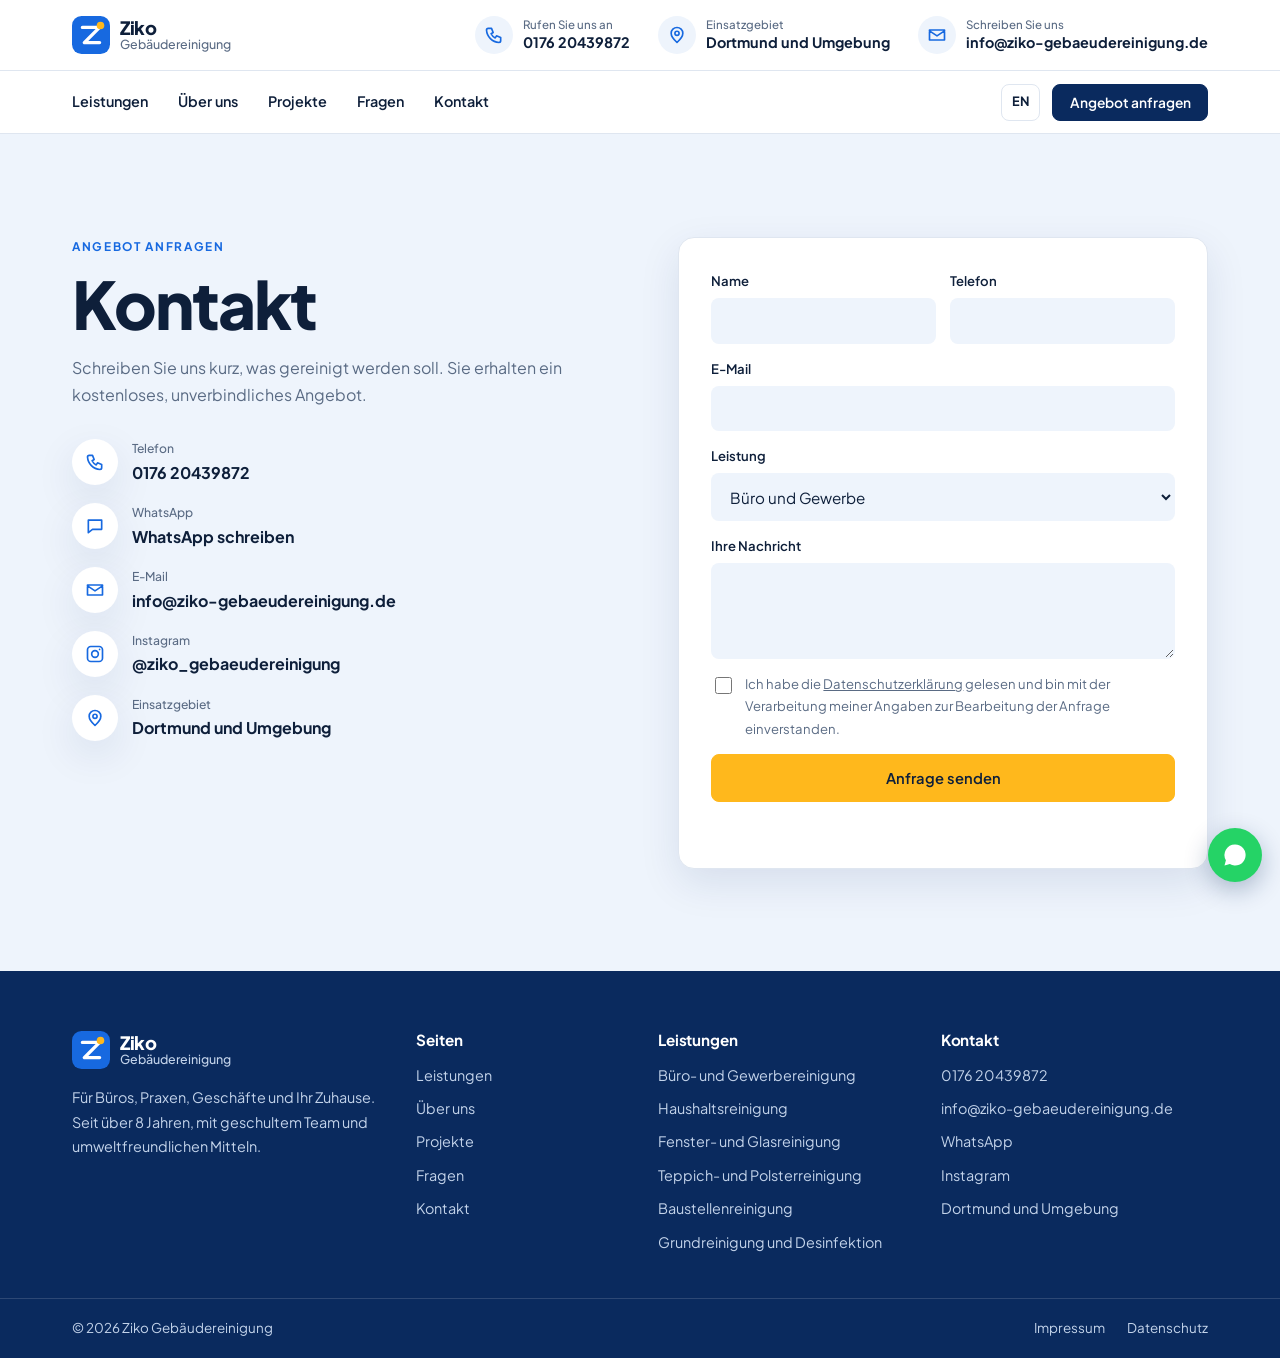
<file: contact.html>
<!doctype html>
<html lang="de">
<head>
<meta charset="utf-8">
<meta name="viewport" content="width=device-width, initial-scale=1">
<title>Kontakt – Ziko Gebäudereinigung Dortmund</title>
<meta name="description" content="Kostenloses, unverbindliches Angebot anfragen: per Formular, Telefon, WhatsApp oder E-Mail.">
<link rel="alternate" hreflang="de" href="https://ziko-gebaeudereinigung.de/contact.html">
<link rel="alternate" hreflang="en" href="https://ziko-gebaeudereinigung.de/en/contact.html">
<link rel="icon" href="https://ziko-gebaeudereinigung.de/wp-content/uploads/2025/03/cropped-Fresh-Spaces-Brighter-Places-1-270x270.png">
<!-- Vor dem Livegang: Schriften herunterladen und selbst hosten (DSGVO). -->
<link rel="preconnect" href="https://fonts.googleapis.com">
<link rel="preconnect" href="https://fonts.gstatic.com" crossorigin>
<link href="https://fonts.googleapis.com/css2?family=Plus+Jakarta+Sans:wght@400;500;600;700;800&display=swap" rel="stylesheet">
<link rel="stylesheet" href="assets/style.css">
</head>
<body>

<header>
  <div class="top wrap">
    <a class="mark" href="index.html"><svg viewBox="0 0 40 40" aria-hidden="true"><rect width="40" height="40" rx="10" fill="#1769E0"/><path d="M11 12h18L13 28h16" fill="none" stroke="#fff" stroke-width="3.6" stroke-linecap="round" stroke-linejoin="round"/><circle cx="30" cy="10" r="4" fill="#FFB81C"/></svg><span>Ziko<small>Gebäudereinigung</small></span></a>
    <div class="infos">
      <a href="tel:+4917620439872"><i><svg class="i" viewBox="0 0 24 24" aria-hidden="true"><path d="M5 4h4l2 5-2.5 1.5a11 11 0 0 0 5 5L15 13l5 2v4a2 2 0 0 1-2 2A16 16 0 0 1 3 6a2 2 0 0 1 2-2z"/></svg></i><span><small>Rufen Sie uns an</small>0176 20439872</span></a>
      <span><i><svg class="i" viewBox="0 0 24 24" aria-hidden="true"><path d="M12 21s7-6.2 7-11a7 7 0 1 0-14 0c0 4.8 7 11 7 11zM12 12.5a2.5 2.5 0 1 0 0-5 2.5 2.5 0 0 0 0 5z"/></svg></i><span><small>Einsatzgebiet</small>Dortmund und Umgebung</span></span>
      <a href="mailto:info@ziko-gebaeudereinigung.de"><i><svg class="i" viewBox="0 0 24 24" aria-hidden="true"><path d="M3 6h18v12H3zM3 7l9 6 9-6"/></svg></i><span><small>Schreiben Sie uns</small>info@ziko-gebaeudereinigung.de</span></a>
    </div>
    <div class="mright"><a class="lang" href="en/contact.html" hreflang="en" lang="en">EN</a><button class="burger" aria-label="Menü" aria-expanded="false"></button></div>
  </div>
  <div class="navrow"><div class="wrap">
    <nav aria-label="Hauptnavigation">
      <a href="index.html#leistungen">Leistungen</a>
      <a href="index.html#ueber-uns">Über uns</a>
      <a href="index.html#projekte">Projekte</a>
      <a href="index.html#faq">Fragen</a>
      <a href="contact.html">Kontakt</a>
    </nav>
    <div class="right"><a class="lang" href="en/contact.html" hreflang="en" lang="en">EN</a><a class="btn" href="contact.html">Angebot anfragen</a></div>
  </div></div>
</header>

<main id="top">
<section class="sec tint contact">
  <div class="wrap">
    <div>
      <span class="eyebrow">Angebot anfragen</span>
      <h1>Kontakt</h1>
      <p class="lede">Schreiben Sie uns kurz, was gereinigt werden soll. Sie erhalten ein kostenloses, unverbindliches Angebot.</p>
      <div class="ways">
        <a href="tel:+4917620439872"><i><svg class="i" viewBox="0 0 24 24" aria-hidden="true"><path d="M5 4h4l2 5-2.5 1.5a11 11 0 0 0 5 5L15 13l5 2v4a2 2 0 0 1-2 2A16 16 0 0 1 3 6a2 2 0 0 1 2-2z"/></svg></i><span><small>Telefon</small>0176 20439872</span></a>
        <a href="https://wa.me/4917620439872"><i><svg class="i" viewBox="0 0 24 24" aria-hidden="true"><path d="M4 5h16v11H9l-5 4z"/></svg></i><span><small>WhatsApp</small>WhatsApp schreiben</span></a>
        <a href="mailto:info@ziko-gebaeudereinigung.de"><i><svg class="i" viewBox="0 0 24 24" aria-hidden="true"><path d="M3 6h18v12H3zM3 7l9 6 9-6"/></svg></i><span><small>E-Mail</small>info@ziko-gebaeudereinigung.de</span></a>
        <a href="https://www.instagram.com/ziko_gebaeudereinigung"><i><svg class="i" viewBox="0 0 24 24" aria-hidden="true"><path d="M7 3h10a4 4 0 0 1 4 4v10a4 4 0 0 1-4 4H7a4 4 0 0 1-4-4V7a4 4 0 0 1 4-4zM12 16a4 4 0 1 0 0-8 4 4 0 0 0 0 8zM17.5 6.5h.01"/></svg></i><span><small>Instagram</small>@ziko_gebaeudereinigung</span></a>
        <a><i><svg class="i" viewBox="0 0 24 24" aria-hidden="true"><path d="M12 21s7-6.2 7-11a7 7 0 1 0-14 0c0 4.8 7 11 7 11zM12 12.5a2.5 2.5 0 1 0 0-5 2.5 2.5 0 0 0 0 5z"/></svg></i><span><small>Einsatzgebiet</small>Dortmund und Umgebung</span></a>
      </div>
    </div>
    <!-- Formular: kostenlosen Schlüssel auf web3forms.com holen und unten bei access_key eintragen. -->
    <form id="form" action="https://api.web3forms.com/submit" method="POST"
          data-sending="Anfrage wird gesendet …" data-ok="Anfrage gesendet. Wir melden uns bei Ihnen." data-fail="Senden fehlgeschlagen. Bitte rufen Sie uns an: 0176 20439872.">
      
         <input type="hidden" name="access_key" value="6c9660da-f183-4a66-8a3b-bb6dfef011f2">
      <input type="hidden" name="subject" value="Neue Anfrage über die Website">
      <input type="checkbox" name="botcheck" style="display:none" tabindex="-1" autocomplete="off">
      <div class="duo">
        <label>Name<input type="text" name="name" autocomplete="name" required></label>
        <label>Telefon<input type="tel" name="phone" autocomplete="tel"></label>
      </div>
      <label>E-Mail<input type="email" name="email" autocomplete="email" required></label>
      <label>Leistung<select name="leistung"><option>Büro und Gewerbe</option><option>Haushalt</option><option>Fenster und Glas</option><option>Teppich und Polster</option><option>Baustelle</option><option>Grundreinigung und Desinfektion</option></select></label>
      <label>Ihre Nachricht<textarea name="message" required></textarea></label>
      <label class="consent"><input type="checkbox" required><span>Ich habe die <a href="datenschutz.html">Datenschutzerklärung</a> gelesen und bin mit der Verarbeitung meiner Angaben zur Bearbeitung der Anfrage einverstanden.</span></label>
      <button class="btn y" type="submit">Anfrage senden</button>
      <p id="status" role="status"></p>
    </form>
  </div>
</section>
</main>

<footer>
  <div class="wrap fgrid">
    <div><a class="mark" href="index.html"><svg viewBox="0 0 40 40" aria-hidden="true"><rect width="40" height="40" rx="10" fill="#1769E0"/><path d="M11 12h18L13 28h16" fill="none" stroke="#fff" stroke-width="3.6" stroke-linecap="round" stroke-linejoin="round"/><circle cx="30" cy="10" r="4" fill="#FFB81C"/></svg><span>Ziko<small>Gebäudereinigung</small></span></a><p class="blurb">Für Büros, Praxen, Geschäfte und Ihr Zuhause. Seit über 8 Jahren, mit geschultem Team und umweltfreundlichen Mitteln.</p></div>
    <div><h3>Seiten</h3><ul>
      <li><a href="index.html#leistungen">Leistungen</a></li><li><a href="index.html#ueber-uns">Über uns</a></li><li><a href="index.html#projekte">Projekte</a></li><li><a href="index.html#faq">Fragen</a></li><li><a href="contact.html">Kontakt</a></li></ul></div>
    <div><h3>Leistungen</h3><ul><li><a href="index.html#leistungen">Büro- und Gewerbereinigung</a></li><li><a href="index.html#leistungen">Haushaltsreinigung</a></li><li><a href="index.html#leistungen">Fenster- und Glasreinigung</a></li><li><a href="index.html#leistungen">Teppich- und Polsterreinigung</a></li><li><a href="index.html#leistungen">Baustellenreinigung</a></li><li><a href="index.html#leistungen">Grundreinigung und Desinfektion</a></li></ul></div>
    <div><h3>Kontakt</h3><ul>
      <li><a href="tel:+4917620439872">0176 20439872</a></li>
      <li><a href="mailto:info@ziko-gebaeudereinigung.de">info@ziko-gebaeudereinigung.de</a></li>
      <li><a href="https://wa.me/4917620439872">WhatsApp</a></li>
      <li><a href="https://www.instagram.com/ziko_gebaeudereinigung">Instagram</a></li>
      <li>Dortmund und Umgebung</li></ul></div>
  </div>
  <div class="fbar"><div class="wrap">
    <span>© <span id="year">2026</span> Ziko Gebäudereinigung</span>
    <nav aria-label="Rechtliches"><a href="impressum.html">Impressum</a><a href="datenschutz.html">Datenschutz</a></nav>
  </div></div>
</footer>

<a class="wa" href="https://wa.me/4917620439872" aria-label="WhatsApp schreiben">
  <svg viewBox="0 0 24 24" aria-hidden="true"><path d="M12 3a9 9 0 0 0-7.8 13.5L3 21l4.6-1.2A9 9 0 1 0 12 3z"/></svg>
</a>

<script src="assets/main.js"></script>
</body>
</html>
</file>
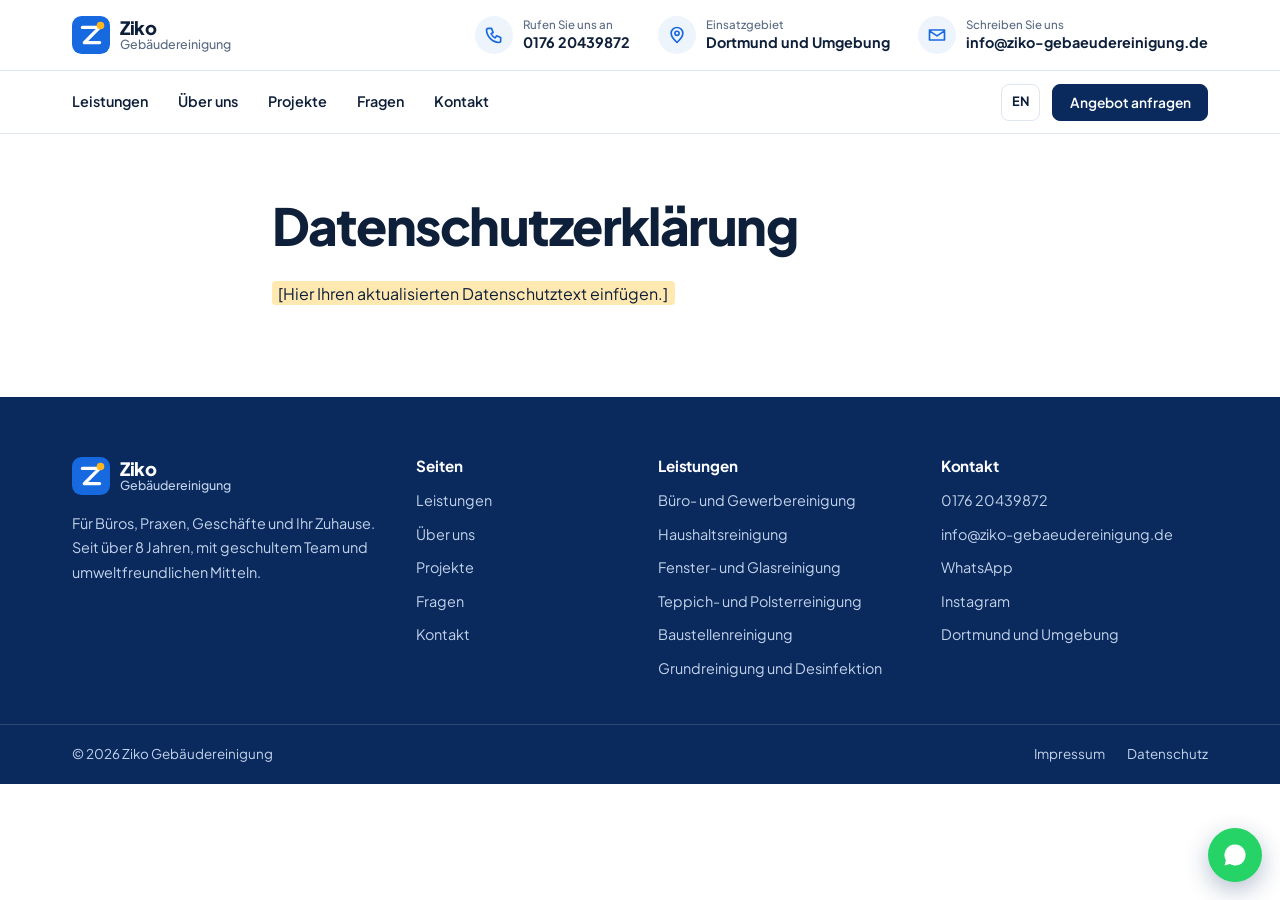
<file: datenschutz.html>
<!doctype html>
<html lang="de">
<head>
<meta charset="utf-8">
<meta name="viewport" content="width=device-width, initial-scale=1">
<title>Datenschutz – Ziko Gebäudereinigung</title>
<meta name="description" content="Datenschutzerklärung der Ziko Gebäudereinigung, Dortmund.">
<link rel="alternate" hreflang="de" href="https://ziko-gebaeudereinigung.de/datenschutz.html">
<link rel="alternate" hreflang="en" href="https://ziko-gebaeudereinigung.de/en/datenschutz.html">
<link rel="icon" href="https://ziko-gebaeudereinigung.de/wp-content/uploads/2025/03/cropped-Fresh-Spaces-Brighter-Places-1-270x270.png">
<!-- Vor dem Livegang: Schriften herunterladen und selbst hosten (DSGVO). -->
<link rel="preconnect" href="https://fonts.googleapis.com">
<link rel="preconnect" href="https://fonts.gstatic.com" crossorigin>
<link href="https://fonts.googleapis.com/css2?family=Plus+Jakarta+Sans:wght@400;500;600;700;800&display=swap" rel="stylesheet">
<link rel="stylesheet" href="assets/style.css">
</head>
<body>

<header>
  <div class="top wrap">
    <a class="mark" href="index.html"><svg viewBox="0 0 40 40" aria-hidden="true"><rect width="40" height="40" rx="10" fill="#1769E0"/><path d="M11 12h18L13 28h16" fill="none" stroke="#fff" stroke-width="3.6" stroke-linecap="round" stroke-linejoin="round"/><circle cx="30" cy="10" r="4" fill="#FFB81C"/></svg><span>Ziko<small>Gebäudereinigung</small></span></a>
    <div class="infos">
      <a href="tel:+4917620439872"><i><svg class="i" viewBox="0 0 24 24" aria-hidden="true"><path d="M5 4h4l2 5-2.5 1.5a11 11 0 0 0 5 5L15 13l5 2v4a2 2 0 0 1-2 2A16 16 0 0 1 3 6a2 2 0 0 1 2-2z"/></svg></i><span><small>Rufen Sie uns an</small>0176 20439872</span></a>
      <span><i><svg class="i" viewBox="0 0 24 24" aria-hidden="true"><path d="M12 21s7-6.2 7-11a7 7 0 1 0-14 0c0 4.8 7 11 7 11zM12 12.5a2.5 2.5 0 1 0 0-5 2.5 2.5 0 0 0 0 5z"/></svg></i><span><small>Einsatzgebiet</small>Dortmund und Umgebung</span></span>
      <a href="mailto:info@ziko-gebaeudereinigung.de"><i><svg class="i" viewBox="0 0 24 24" aria-hidden="true"><path d="M3 6h18v12H3zM3 7l9 6 9-6"/></svg></i><span><small>Schreiben Sie uns</small>info@ziko-gebaeudereinigung.de</span></a>
    </div>
    <div class="mright"><a class="lang" href="en/index.html" hreflang="en" lang="en">EN</a><button class="burger" aria-label="Menü" aria-expanded="false"></button></div>
  </div>
  <div class="navrow"><div class="wrap">
    <nav aria-label="Hauptnavigation">
      <a href="index.html#leistungen">Leistungen</a>
      <a href="index.html#ueber-uns">Über uns</a>
      <a href="index.html#projekte">Projekte</a>
      <a href="index.html#faq">Fragen</a>
      <a href="contact.html">Kontakt</a>
    </nav>
    <div class="right"><a class="lang" href="en/index.html" hreflang="en" lang="en">EN</a><a class="btn" href="contact.html">Angebot anfragen</a></div>
  </div></div>
</header>

<main id="top">
<div class="wrap legal">
  <h1>Datenschutz&shy;erklärung</h1>
  <p><span class="todo">[Hier Ihren aktualisierten Datenschutztext einfügen.]</span></p>
</div>
</main>

<footer>
  <div class="wrap fgrid">
    <div><a class="mark" href="index.html"><svg viewBox="0 0 40 40" aria-hidden="true"><rect width="40" height="40" rx="10" fill="#1769E0"/><path d="M11 12h18L13 28h16" fill="none" stroke="#fff" stroke-width="3.6" stroke-linecap="round" stroke-linejoin="round"/><circle cx="30" cy="10" r="4" fill="#FFB81C"/></svg><span>Ziko<small>Gebäudereinigung</small></span></a><p class="blurb">Für Büros, Praxen, Geschäfte und Ihr Zuhause. Seit über 8 Jahren, mit geschultem Team und umweltfreundlichen Mitteln.</p></div>
    <div><h3>Seiten</h3><ul>
      <li><a href="index.html#leistungen">Leistungen</a></li><li><a href="index.html#ueber-uns">Über uns</a></li><li><a href="index.html#projekte">Projekte</a></li><li><a href="index.html#faq">Fragen</a></li><li><a href="contact.html">Kontakt</a></li></ul></div>
    <div><h3>Leistungen</h3><ul><li><a href="index.html#leistungen">Büro- und Gewerbereinigung</a></li><li><a href="index.html#leistungen">Haushaltsreinigung</a></li><li><a href="index.html#leistungen">Fenster- und Glasreinigung</a></li><li><a href="index.html#leistungen">Teppich- und Polsterreinigung</a></li><li><a href="index.html#leistungen">Baustellenreinigung</a></li><li><a href="index.html#leistungen">Grundreinigung und Desinfektion</a></li></ul></div>
    <div><h3>Kontakt</h3><ul>
      <li><a href="tel:+4917620439872">0176 20439872</a></li>
      <li><a href="mailto:info@ziko-gebaeudereinigung.de">info@ziko-gebaeudereinigung.de</a></li>
      <li><a href="https://wa.me/4917620439872">WhatsApp</a></li>
      <li><a href="https://www.instagram.com/ziko_gebaeudereinigung">Instagram</a></li>
      <li>Dortmund und Umgebung</li></ul></div>
  </div>
  <div class="fbar"><div class="wrap">
    <span>© <span id="year">2026</span> Ziko Gebäudereinigung</span>
    <nav aria-label="Rechtliches"><a href="impressum.html">Impressum</a><a href="datenschutz.html">Datenschutz</a></nav>
  </div></div>
</footer>

<a class="wa" href="https://wa.me/4917620439872" aria-label="WhatsApp schreiben">
  <svg viewBox="0 0 24 24" aria-hidden="true"><path d="M12 3a9 9 0 0 0-7.8 13.5L3 21l4.6-1.2A9 9 0 1 0 12 3z"/></svg>
</a>

<script src="assets/main.js"></script>
</body>
</html>
</file>
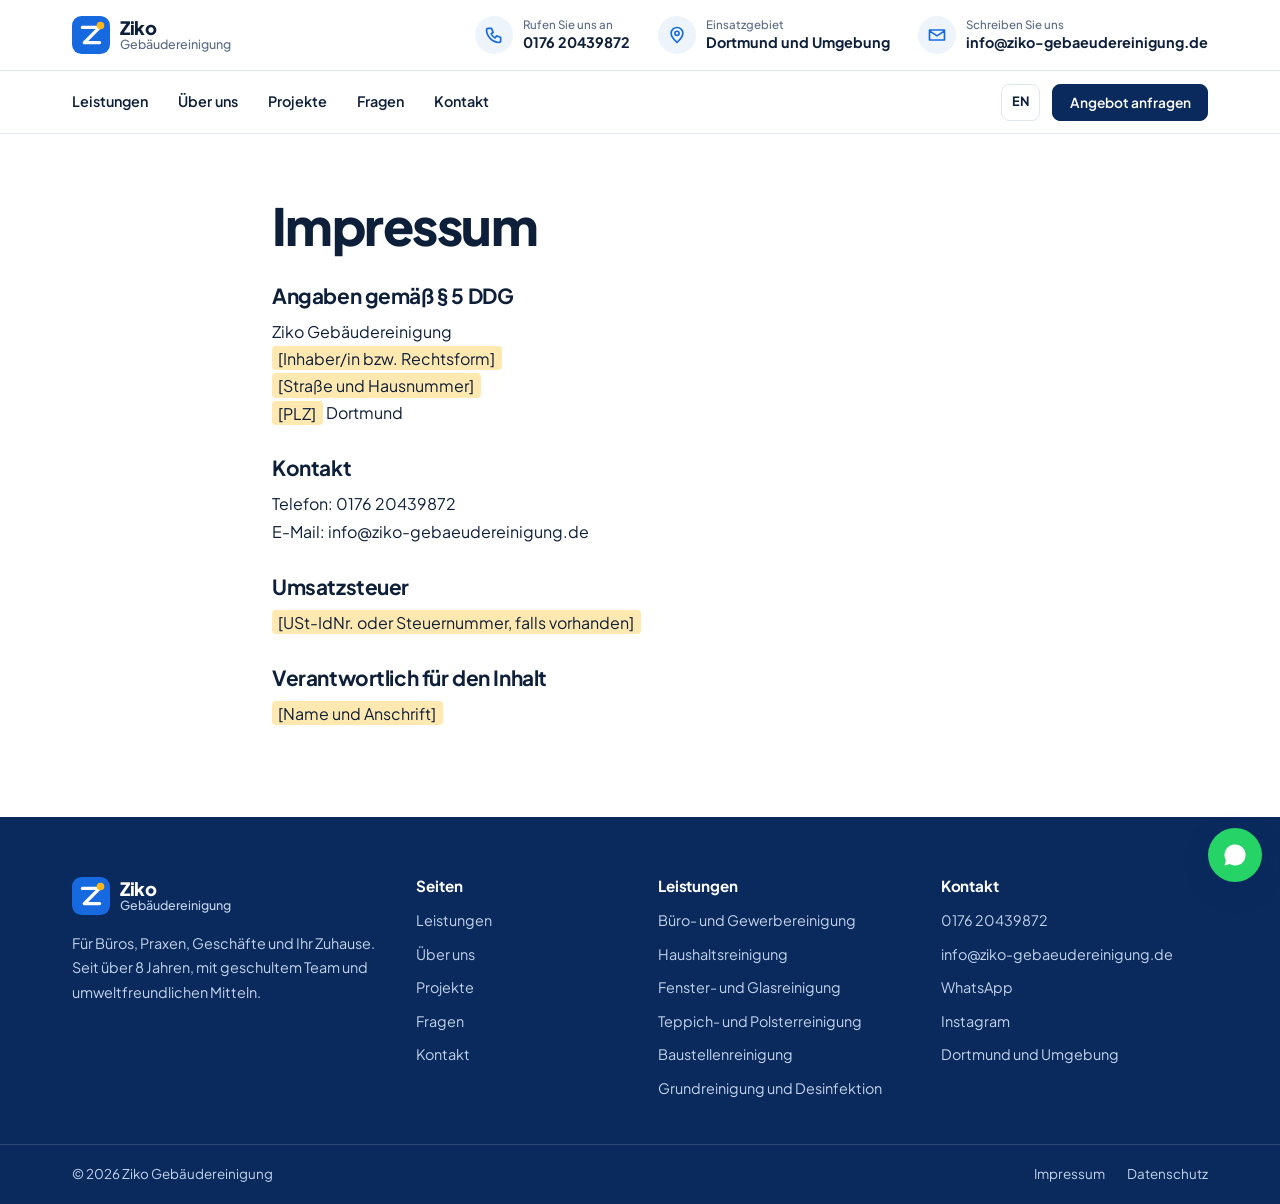
<file: impressum.html>
<!doctype html>
<html lang="de">
<head>
<meta charset="utf-8">
<meta name="viewport" content="width=device-width, initial-scale=1">
<title>Impressum – Ziko Gebäudereinigung</title>
<meta name="description" content="Impressum der Ziko Gebäudereinigung, Dortmund.">
<link rel="alternate" hreflang="de" href="https://ziko-gebaeudereinigung.de/impressum.html">
<link rel="alternate" hreflang="en" href="https://ziko-gebaeudereinigung.de/en/impressum.html">
<link rel="icon" href="https://ziko-gebaeudereinigung.de/wp-content/uploads/2025/03/cropped-Fresh-Spaces-Brighter-Places-1-270x270.png">
<!-- Vor dem Livegang: Schriften herunterladen und selbst hosten (DSGVO). -->
<link rel="preconnect" href="https://fonts.googleapis.com">
<link rel="preconnect" href="https://fonts.gstatic.com" crossorigin>
<link href="https://fonts.googleapis.com/css2?family=Plus+Jakarta+Sans:wght@400;500;600;700;800&display=swap" rel="stylesheet">
<link rel="stylesheet" href="assets/style.css">
</head>
<body>

<header>
  <div class="top wrap">
    <a class="mark" href="index.html"><svg viewBox="0 0 40 40" aria-hidden="true"><rect width="40" height="40" rx="10" fill="#1769E0"/><path d="M11 12h18L13 28h16" fill="none" stroke="#fff" stroke-width="3.6" stroke-linecap="round" stroke-linejoin="round"/><circle cx="30" cy="10" r="4" fill="#FFB81C"/></svg><span>Ziko<small>Gebäudereinigung</small></span></a>
    <div class="infos">
      <a href="tel:+4917620439872"><i><svg class="i" viewBox="0 0 24 24" aria-hidden="true"><path d="M5 4h4l2 5-2.5 1.5a11 11 0 0 0 5 5L15 13l5 2v4a2 2 0 0 1-2 2A16 16 0 0 1 3 6a2 2 0 0 1 2-2z"/></svg></i><span><small>Rufen Sie uns an</small>0176 20439872</span></a>
      <span><i><svg class="i" viewBox="0 0 24 24" aria-hidden="true"><path d="M12 21s7-6.2 7-11a7 7 0 1 0-14 0c0 4.8 7 11 7 11zM12 12.5a2.5 2.5 0 1 0 0-5 2.5 2.5 0 0 0 0 5z"/></svg></i><span><small>Einsatzgebiet</small>Dortmund und Umgebung</span></span>
      <a href="mailto:info@ziko-gebaeudereinigung.de"><i><svg class="i" viewBox="0 0 24 24" aria-hidden="true"><path d="M3 6h18v12H3zM3 7l9 6 9-6"/></svg></i><span><small>Schreiben Sie uns</small>info@ziko-gebaeudereinigung.de</span></a>
    </div>
    <div class="mright"><a class="lang" href="en/index.html" hreflang="en" lang="en">EN</a><button class="burger" aria-label="Menü" aria-expanded="false"></button></div>
  </div>
  <div class="navrow"><div class="wrap">
    <nav aria-label="Hauptnavigation">
      <a href="index.html#leistungen">Leistungen</a>
      <a href="index.html#ueber-uns">Über uns</a>
      <a href="index.html#projekte">Projekte</a>
      <a href="index.html#faq">Fragen</a>
      <a href="contact.html">Kontakt</a>
    </nav>
    <div class="right"><a class="lang" href="en/index.html" hreflang="en" lang="en">EN</a><a class="btn" href="contact.html">Angebot anfragen</a></div>
  </div></div>
</header>

<main id="top">
<div class="wrap legal">
  <h1>Impressum</h1>
  <h2>Angaben gemäß § 5 DDG</h2>
  <p>Ziko Gebäudereinigung<br><span class="todo">[Inhaber/in bzw. Rechtsform]</span><br><span class="todo">[Straße und Hausnummer]</span><br><span class="todo">[PLZ]</span> Dortmund</p>
  <h2>Kontakt</h2>
  <p>Telefon: 0176 20439872<br>E-Mail: info@ziko-gebaeudereinigung.de</p>
  <h2>Umsatzsteuer</h2>
  <p><span class="todo">[USt-IdNr. oder Steuernummer, falls vorhanden]</span></p>
  <h2>Verantwortlich für den Inhalt</h2>
  <p><span class="todo">[Name und Anschrift]</span></p>
</div>
</main>

<footer>
  <div class="wrap fgrid">
    <div><a class="mark" href="index.html"><svg viewBox="0 0 40 40" aria-hidden="true"><rect width="40" height="40" rx="10" fill="#1769E0"/><path d="M11 12h18L13 28h16" fill="none" stroke="#fff" stroke-width="3.6" stroke-linecap="round" stroke-linejoin="round"/><circle cx="30" cy="10" r="4" fill="#FFB81C"/></svg><span>Ziko<small>Gebäudereinigung</small></span></a><p class="blurb">Für Büros, Praxen, Geschäfte und Ihr Zuhause. Seit über 8 Jahren, mit geschultem Team und umweltfreundlichen Mitteln.</p></div>
    <div><h3>Seiten</h3><ul>
      <li><a href="index.html#leistungen">Leistungen</a></li><li><a href="index.html#ueber-uns">Über uns</a></li><li><a href="index.html#projekte">Projekte</a></li><li><a href="index.html#faq">Fragen</a></li><li><a href="contact.html">Kontakt</a></li></ul></div>
    <div><h3>Leistungen</h3><ul><li><a href="index.html#leistungen">Büro- und Gewerbereinigung</a></li><li><a href="index.html#leistungen">Haushaltsreinigung</a></li><li><a href="index.html#leistungen">Fenster- und Glasreinigung</a></li><li><a href="index.html#leistungen">Teppich- und Polsterreinigung</a></li><li><a href="index.html#leistungen">Baustellenreinigung</a></li><li><a href="index.html#leistungen">Grundreinigung und Desinfektion</a></li></ul></div>
    <div><h3>Kontakt</h3><ul>
      <li><a href="tel:+4917620439872">0176 20439872</a></li>
      <li><a href="mailto:info@ziko-gebaeudereinigung.de">info@ziko-gebaeudereinigung.de</a></li>
      <li><a href="https://wa.me/4917620439872">WhatsApp</a></li>
      <li><a href="https://www.instagram.com/ziko_gebaeudereinigung">Instagram</a></li>
      <li>Dortmund und Umgebung</li></ul></div>
  </div>
  <div class="fbar"><div class="wrap">
    <span>© <span id="year">2026</span> Ziko Gebäudereinigung</span>
    <nav aria-label="Rechtliches"><a href="impressum.html">Impressum</a><a href="datenschutz.html">Datenschutz</a></nav>
  </div></div>
</footer>

<a class="wa" href="https://wa.me/4917620439872" aria-label="WhatsApp schreiben">
  <svg viewBox="0 0 24 24" aria-hidden="true"><path d="M12 3a9 9 0 0 0-7.8 13.5L3 21l4.6-1.2A9 9 0 1 0 12 3z"/></svg>
</a>

<script src="assets/main.js"></script>
</body>
</html>
</file>
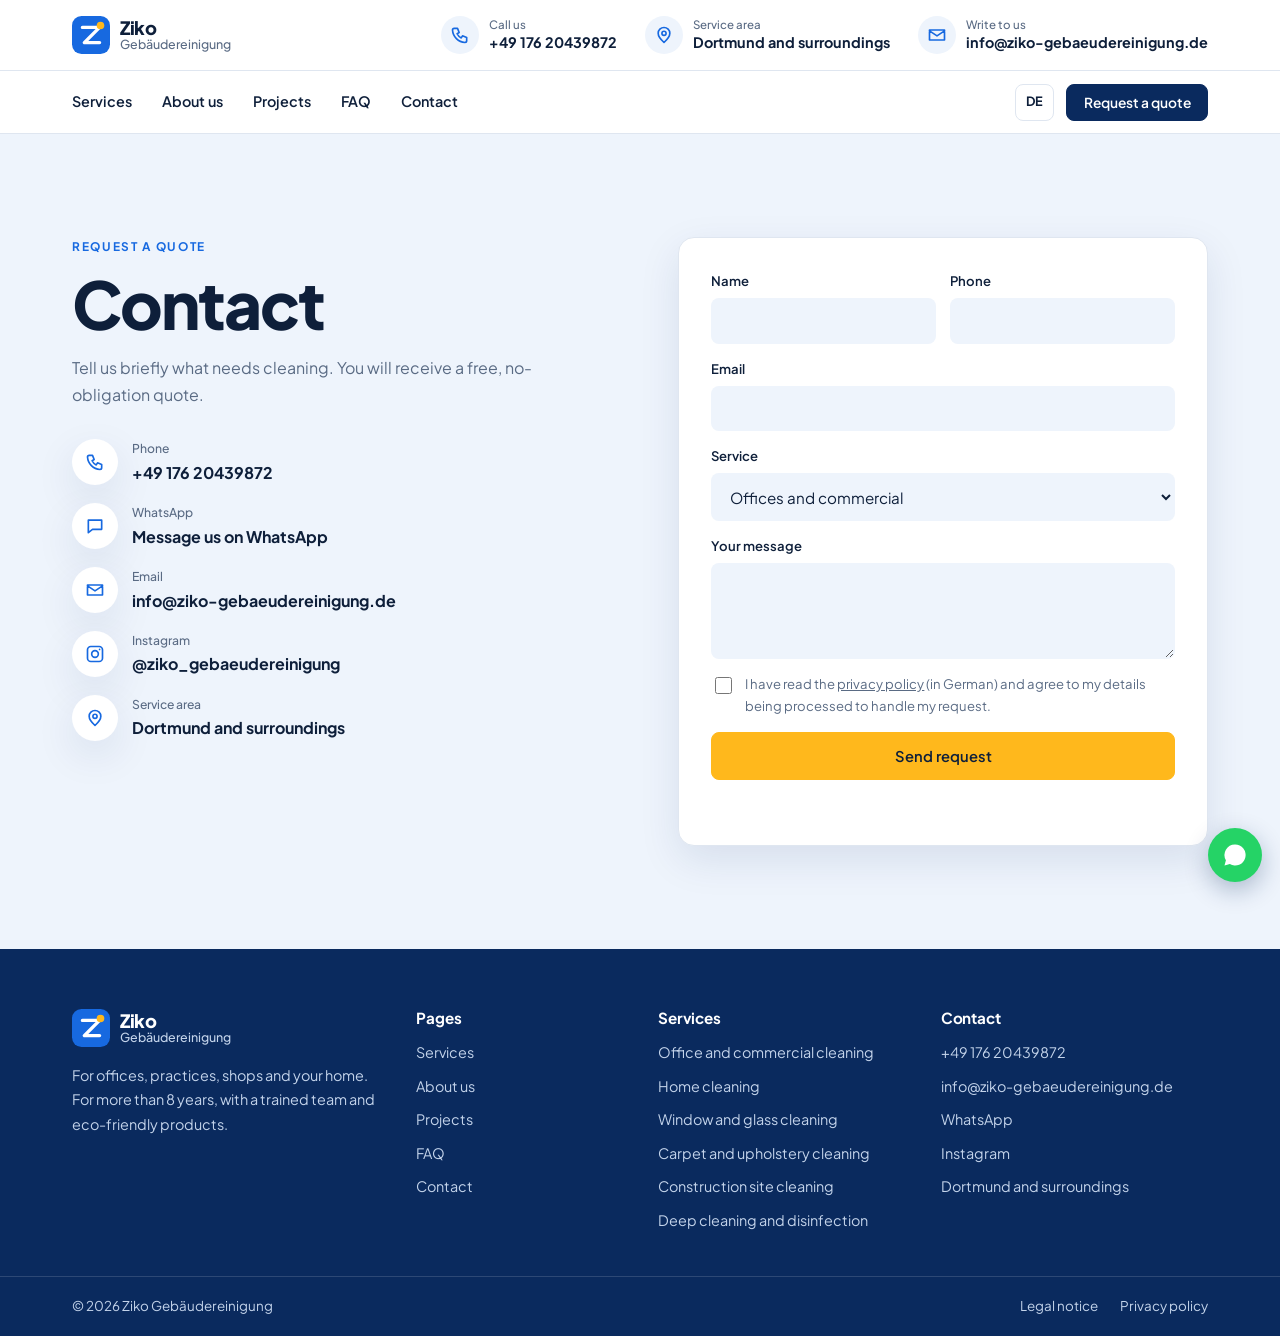
<file: en/contact.html>
<!doctype html>
<html lang="en">
<head>
<meta charset="utf-8">
<meta name="viewport" content="width=device-width, initial-scale=1">
<title>Contact – Ziko Gebäudereinigung Dortmund</title>
<meta name="description" content="Request a free, no-obligation quote by form, phone, WhatsApp or email.">
<link rel="alternate" hreflang="de" href="https://ziko-gebaeudereinigung.de/contact.html">
<link rel="alternate" hreflang="en" href="https://ziko-gebaeudereinigung.de/en/contact.html">
<link rel="icon" href="https://ziko-gebaeudereinigung.de/wp-content/uploads/2025/03/cropped-Fresh-Spaces-Brighter-Places-1-270x270.png">
<!-- Vor dem Livegang: Schriften herunterladen und selbst hosten (DSGVO). -->
<link rel="preconnect" href="https://fonts.googleapis.com">
<link rel="preconnect" href="https://fonts.gstatic.com" crossorigin>
<link href="https://fonts.googleapis.com/css2?family=Plus+Jakarta+Sans:wght@400;500;600;700;800&display=swap" rel="stylesheet">
<link rel="stylesheet" href="../assets/style.css">
</head>
<body>

<header>
  <div class="top wrap">
    <a class="mark" href="index.html"><svg viewBox="0 0 40 40" aria-hidden="true"><rect width="40" height="40" rx="10" fill="#1769E0"/><path d="M11 12h18L13 28h16" fill="none" stroke="#fff" stroke-width="3.6" stroke-linecap="round" stroke-linejoin="round"/><circle cx="30" cy="10" r="4" fill="#FFB81C"/></svg><span>Ziko<small>Gebäudereinigung</small></span></a>
    <div class="infos">
      <a href="tel:+4917620439872"><i><svg class="i" viewBox="0 0 24 24" aria-hidden="true"><path d="M5 4h4l2 5-2.5 1.5a11 11 0 0 0 5 5L15 13l5 2v4a2 2 0 0 1-2 2A16 16 0 0 1 3 6a2 2 0 0 1 2-2z"/></svg></i><span><small>Call us</small>+49 176 20439872</span></a>
      <span><i><svg class="i" viewBox="0 0 24 24" aria-hidden="true"><path d="M12 21s7-6.2 7-11a7 7 0 1 0-14 0c0 4.8 7 11 7 11zM12 12.5a2.5 2.5 0 1 0 0-5 2.5 2.5 0 0 0 0 5z"/></svg></i><span><small>Service area</small>Dortmund and surroundings</span></span>
      <a href="mailto:info@ziko-gebaeudereinigung.de"><i><svg class="i" viewBox="0 0 24 24" aria-hidden="true"><path d="M3 6h18v12H3zM3 7l9 6 9-6"/></svg></i><span><small>Write to us</small>info@ziko-gebaeudereinigung.de</span></a>
    </div>
    <div class="mright"><a class="lang" href="../contact.html" hreflang="de" lang="de">DE</a><button class="burger" aria-label="Menu" aria-expanded="false"></button></div>
  </div>
  <div class="navrow"><div class="wrap">
    <nav aria-label="Main navigation">
      <a href="index.html#leistungen">Services</a>
      <a href="index.html#ueber-uns">About us</a>
      <a href="index.html#projekte">Projects</a>
      <a href="index.html#faq">FAQ</a>
      <a href="contact.html">Contact</a>
    </nav>
    <div class="right"><a class="lang" href="../contact.html" hreflang="de" lang="de">DE</a><a class="btn" href="contact.html">Request a quote</a></div>
  </div></div>
</header>

<main id="top">
<section class="sec tint contact">
  <div class="wrap">
    <div>
      <span class="eyebrow">Request a quote</span>
      <h1>Contact</h1>
      <p class="lede">Tell us briefly what needs cleaning. You will receive a free, no-obligation quote.</p>
      <div class="ways">
        <a href="tel:+4917620439872"><i><svg class="i" viewBox="0 0 24 24" aria-hidden="true"><path d="M5 4h4l2 5-2.5 1.5a11 11 0 0 0 5 5L15 13l5 2v4a2 2 0 0 1-2 2A16 16 0 0 1 3 6a2 2 0 0 1 2-2z"/></svg></i><span><small>Phone</small>+49 176 20439872</span></a>
        <a href="https://wa.me/4917620439872"><i><svg class="i" viewBox="0 0 24 24" aria-hidden="true"><path d="M4 5h16v11H9l-5 4z"/></svg></i><span><small>WhatsApp</small>Message us on WhatsApp</span></a>
        <a href="mailto:info@ziko-gebaeudereinigung.de"><i><svg class="i" viewBox="0 0 24 24" aria-hidden="true"><path d="M3 6h18v12H3zM3 7l9 6 9-6"/></svg></i><span><small>Email</small>info@ziko-gebaeudereinigung.de</span></a>
        <a href="https://www.instagram.com/ziko_gebaeudereinigung"><i><svg class="i" viewBox="0 0 24 24" aria-hidden="true"><path d="M7 3h10a4 4 0 0 1 4 4v10a4 4 0 0 1-4 4H7a4 4 0 0 1-4-4V7a4 4 0 0 1 4-4zM12 16a4 4 0 1 0 0-8 4 4 0 0 0 0 8zM17.5 6.5h.01"/></svg></i><span><small>Instagram</small>@ziko_gebaeudereinigung</span></a>
        <a><i><svg class="i" viewBox="0 0 24 24" aria-hidden="true"><path d="M12 21s7-6.2 7-11a7 7 0 1 0-14 0c0 4.8 7 11 7 11zM12 12.5a2.5 2.5 0 1 0 0-5 2.5 2.5 0 0 0 0 5z"/></svg></i><span><small>Service area</small>Dortmund and surroundings</span></a>
      </div>
    </div>
    <!-- Formular: kostenlosen Schlüssel auf web3forms.com holen und unten bei access_key eintragen. -->
    <form id="form" action="https://api.web3forms.com/submit" method="POST"
          data-sending="Sending your request …" data-ok="Request sent. We will get back to you." data-fail="Sending failed. Please call us on +49 176 20439872.">
      
        <input type="hidden" name="access_key" value="6c9660da-f183-4a66-8a3b-bb6dfef011f2">
      <input type="hidden" name="subject" value="New request from the website (English)">
      <input type="checkbox" name="botcheck" style="display:none" tabindex="-1" autocomplete="off">
      <div class="duo">
        <label>Name<input type="text" name="name" autocomplete="name" required></label>
        <label>Phone<input type="tel" name="phone" autocomplete="tel"></label>
      </div>
      <label>Email<input type="email" name="email" autocomplete="email" required></label>
      <label>Service<select name="leistung"><option>Offices and commercial</option><option>Home</option><option>Windows and glass</option><option>Carpets and upholstery</option><option>Construction site</option><option>Deep cleaning and disinfection</option></select></label>
      <label>Your message<textarea name="message" required></textarea></label>
      <label class="consent"><input type="checkbox" required><span>I have read the <a href="../datenschutz.html">privacy policy</a> (in German) and agree to my details being processed to handle my request.</span></label>
      <button class="btn y" type="submit">Send request</button>
      <p id="status" role="status"></p>
    </form>
  </div>
</section>
</main>

<footer>
  <div class="wrap fgrid">
    <div><a class="mark" href="index.html"><svg viewBox="0 0 40 40" aria-hidden="true"><rect width="40" height="40" rx="10" fill="#1769E0"/><path d="M11 12h18L13 28h16" fill="none" stroke="#fff" stroke-width="3.6" stroke-linecap="round" stroke-linejoin="round"/><circle cx="30" cy="10" r="4" fill="#FFB81C"/></svg><span>Ziko<small>Gebäudereinigung</small></span></a><p class="blurb">For offices, practices, shops and your home. For more than 8 years, with a trained team and eco-friendly products.</p></div>
    <div><h3>Pages</h3><ul>
      <li><a href="index.html#leistungen">Services</a></li><li><a href="index.html#ueber-uns">About us</a></li><li><a href="index.html#projekte">Projects</a></li><li><a href="index.html#faq">FAQ</a></li><li><a href="contact.html">Contact</a></li></ul></div>
    <div><h3>Services</h3><ul><li><a href="index.html#leistungen">Office and commercial cleaning</a></li><li><a href="index.html#leistungen">Home cleaning</a></li><li><a href="index.html#leistungen">Window and glass cleaning</a></li><li><a href="index.html#leistungen">Carpet and upholstery cleaning</a></li><li><a href="index.html#leistungen">Construction site cleaning</a></li><li><a href="index.html#leistungen">Deep cleaning and disinfection</a></li></ul></div>
    <div><h3>Contact</h3><ul>
      <li><a href="tel:+4917620439872">+49 176 20439872</a></li>
      <li><a href="mailto:info@ziko-gebaeudereinigung.de">info@ziko-gebaeudereinigung.de</a></li>
      <li><a href="https://wa.me/4917620439872">WhatsApp</a></li>
      <li><a href="https://www.instagram.com/ziko_gebaeudereinigung">Instagram</a></li>
      <li>Dortmund and surroundings</li></ul></div>
  </div>
  <div class="fbar"><div class="wrap">
    <span>© <span id="year">2026</span> Ziko Gebäudereinigung</span>
    <nav aria-label="Legal"><a href="../impressum.html">Legal notice</a><a href="../datenschutz.html">Privacy policy</a></nav>
  </div></div>
</footer>

<a class="wa" href="https://wa.me/4917620439872" aria-label="Message us on WhatsApp">
  <svg viewBox="0 0 24 24" aria-hidden="true"><path d="M12 3a9 9 0 0 0-7.8 13.5L3 21l4.6-1.2A9 9 0 1 0 12 3z"/></svg>
</a>

<script src="../assets/main.js"></script>
</body>
</html>
</file>
<file: assets/style.css>
:root{--navy:#0A2A5E;--navy2:#0F3878;--blue:#1769E0;--tint:#EEF4FC;--yellow:#FFB81C;--text:#0E1F3A;--muted:#5A6B84;--line:#DFE6F0;--white:#fff;
  --font:"Plus Jakarta Sans",system-ui,sans-serif;--wrap:1180px;--r:16px;--shadow:0 14px 40px rgba(10,42,94,.10)}
*{box-sizing:border-box}
html{scroll-padding-top:20px}
body{margin:0;background:#fff;color:var(--text);font:400 1rem/1.7 var(--font);-webkit-font-smoothing:antialiased}
img{display:block;max-width:100%}
a{color:inherit}
h1,h2,h3{margin:0;font-weight:700;line-height:1.15;letter-spacing:-.02em}
h2{font-size:clamp(1.8rem,3.4vw,2.6rem)}
h3{font-size:1.12rem;letter-spacing:-.01em}
p{margin:0}
.wrap{max-width:var(--wrap);margin:0 auto;padding:0 22px}
.sec{padding:clamp(64px,8vw,104px) 0}
.tint{background:var(--tint)}
.eyebrow{display:block;font-size:.74rem;font-weight:700;letter-spacing:.14em;text-transform:uppercase;color:var(--blue);margin-bottom:12px}
.navy .eyebrow{color:var(--yellow)}
.lede{color:var(--muted);max-width:56ch;margin-top:14px}
.center{text-align:center}.center .lede{margin-left:auto;margin-right:auto}
.blue{color:var(--blue)}
:focus-visible{outline:3px solid var(--yellow);outline-offset:3px}
svg.i{width:20px;height:20px;fill:none;stroke:currentColor;stroke-width:2;stroke-linecap:round;stroke-linejoin:round;flex:none}

.btn{display:inline-flex;align-items:center;justify-content:center;font:600 .92rem var(--font);padding:.95em 1.6em;border-radius:8px;text-decoration:none;cursor:pointer;border:1.5px solid var(--navy);background:var(--navy);color:#fff}
.btn:hover{background:var(--navy2);border-color:var(--navy2)}
.btn.o{background:transparent;color:var(--navy)}
.btn.o:hover{background:var(--navy);color:#fff}
.btn.y{background:var(--yellow);border-color:var(--yellow);color:var(--text)}
.btn.y:hover{background:#F2A900;border-color:#F2A900}
.btn.w{background:#fff;border-color:#fff;color:var(--navy)}
.btn.w:hover{background:var(--tint);border-color:var(--tint)}

/* Header */
header{background:#fff;border-bottom:1px solid var(--line)}
.top{display:flex;align-items:center;justify-content:space-between;gap:20px;padding-top:16px;padding-bottom:16px}
.mark{font-weight:800;font-size:1.15rem;line-height:1.1;text-decoration:none;display:flex;align-items:center;gap:10px;letter-spacing:-.02em}
.mark svg{width:38px;height:38px;flex:none}
.mark small{display:block;font-weight:500;font-size:.78rem;color:var(--muted);letter-spacing:0}
.infos{display:flex;gap:34px}
.infos a,.infos span{display:flex;align-items:center;gap:10px;text-decoration:none;font-weight:700;font-size:.9rem;line-height:1.3}
.infos i{width:38px;height:38px;border-radius:50%;background:var(--tint);color:var(--blue);display:grid;place-items:center;flex:none}
.infos small{display:block;font-weight:500;font-size:.72rem;color:var(--muted)}
.navrow{border-top:1px solid var(--line)}
.navrow .wrap{display:flex;align-items:center;justify-content:space-between;gap:20px;min-height:58px}
header nav{display:flex;gap:30px}
header nav a{text-decoration:none;font-weight:600;font-size:.9rem;padding:18px 0;border-bottom:2px solid transparent}
header nav a:hover{color:var(--blue);border-color:var(--blue)}
.right,.mright{display:flex;align-items:center;gap:12px}
.mright{display:none}
.lang{font-weight:700;font-size:.8rem;text-decoration:none;padding:.5em .8em;border:1.5px solid var(--line);border-radius:8px}
.lang:hover{border-color:var(--blue);color:var(--blue)}
.navrow .btn{padding:.65em 1.2em;font-size:.86rem}
.burger{width:44px;height:44px;border-radius:8px;border:1.5px solid var(--line);background:#fff;cursor:pointer;position:relative}
.burger::before,.burger::after{content:"";position:absolute;left:11px;right:11px;height:2px;background:var(--navy)}
.burger::before{top:16px;box-shadow:0 5px 0 var(--navy)}.burger::after{top:26px}

/* Hero */
.hero{background:var(--tint);padding:clamp(48px,6vw,84px) 0}
.hero .wrap{display:grid;grid-template-columns:1.05fr .95fr;gap:clamp(28px,5vw,70px);align-items:center}
h1{font-size:clamp(2.5rem,5.2vw,4.1rem);line-height:1.08;letter-spacing:-.03em;font-weight:800}
.hero p.sub{margin-top:20px;color:var(--muted);font-size:1.08rem;max-width:46ch}
.row{display:flex;flex-wrap:wrap;gap:12px}
.hero .row{margin-top:30px}
.collage{position:relative;height:clamp(380px,42vw,500px);max-width:520px;margin-left:auto;width:100%}
.collage img{position:absolute;object-fit:cover;background:#D6E3F5}
.collage .p1{right:0;top:0;width:66%;height:100%;border-radius:220px 220px 20px 20px}
.collage .p2{left:0;bottom:0;width:46%;height:50%;border-radius:120px 120px 20px 20px;border:8px solid var(--tint)}
.collage .yrs{position:absolute;right:26%;bottom:-18px;width:132px;height:132px;border-radius:50%;background:#fff;box-shadow:var(--shadow);display:grid;place-content:center;text-align:center;font-size:.74rem;font-weight:600;line-height:1.3;color:var(--muted);padding:10px}
.collage .yrs b{display:block;font-size:2rem;font-weight:800;color:var(--navy);line-height:1}
.dots{position:absolute;left:8%;top:6%;width:90px;height:90px;background:radial-gradient(var(--blue) 1.6px,transparent 2px) 0 0/15px 15px;opacity:.45}

/* Zahlen */
.facts{display:grid;grid-template-columns:repeat(4,1fr);background:#fff;border-radius:var(--r);box-shadow:var(--shadow);margin-top:-46px;position:relative}
.facts div{padding:24px 28px}
.facts div+div{border-left:1px solid var(--line)}
.facts b{display:block;font-size:1.9rem;font-weight:800;color:var(--blue);line-height:1.1}
.facts span{font-size:.88rem;color:var(--muted);font-weight:500}

/* Leistungen */
.navy{background:var(--navy);color:#fff}
.band{padding:clamp(64px,8vw,96px) 0 190px;margin-top:clamp(64px,8vw,96px)}
.band .wrap{display:grid;grid-template-columns:1fr 1fr;gap:40px;align-items:center}
.band p{color:#C3D3EA;max-width:48ch}
.band .call{display:flex;align-items:center;gap:12px;margin-top:18px;font-weight:700;text-decoration:none}
.band .call i{width:44px;height:44px;border-radius:50%;border:1.5px solid rgba(255,255,255,.35);display:grid;place-items:center;color:var(--yellow)}
.band .call small{display:block;font-weight:500;font-size:.74rem;color:#C3D3EA}
.cards{display:grid;grid-template-columns:repeat(3,1fr);gap:24px;margin-top:-140px;position:relative}
.card{background:#fff;border-radius:var(--r);box-shadow:var(--shadow);padding:12px;display:flex;flex-direction:column}
.card img{width:100%;aspect-ratio:16/11;object-fit:cover;border-radius:10px;background:var(--tint)}
.card .txt{display:flex;gap:14px;justify-content:space-between;align-items:flex-start;padding:18px 10px 12px;flex:1}
.card p{font-size:.88rem;color:var(--muted);margin-top:6px;line-height:1.55}
.card .plus{width:38px;height:38px;border-radius:50%;border:1.5px solid var(--line);display:grid;place-items:center;flex:none;color:var(--navy);text-decoration:none}
.card .plus:hover{background:var(--yellow);border-color:var(--yellow)}

/* Über uns + Formular */
.split{display:grid;grid-template-columns:1.05fr .95fr;gap:clamp(30px,6vw,80px);align-items:center}
.split p.t{color:var(--muted);margin-top:16px;max-width:54ch}
.checks{list-style:none;margin:22px 0 28px;padding:0;display:grid;gap:12px}
.checks li{display:flex;gap:12px;align-items:center;font-weight:600;font-size:.95rem}
.checks i{width:28px;height:28px;border-radius:50%;background:var(--tint);color:var(--blue);display:grid;place-items:center;flex:none}
.checks svg.i{width:15px;height:15px;stroke-width:3}
form{background:#fff;border-radius:var(--r);box-shadow:var(--shadow);border:1px solid var(--line);padding:clamp(22px,3vw,32px);display:grid;gap:14px}
form h3{font-size:1.3rem;text-align:center;margin-bottom:4px}
label{display:grid;gap:6px;font-weight:600;font-size:.82rem}
input[type=text],input[type=email],input[type=tel],select,textarea{font:400 .95rem var(--font);color:var(--text);background:var(--tint);border:1.5px solid transparent;border-radius:8px;padding:.8em .9em;width:100%}
input:focus,select:focus,textarea:focus{outline:none;border-color:var(--blue);background:#fff}
textarea{min-height:96px;resize:vertical}
.duo{display:grid;grid-template-columns:1fr 1fr;gap:14px}
.consent{display:flex;gap:10px;align-items:flex-start;font-weight:400;font-size:.82rem;color:var(--muted)}
.consent input{margin-top:4px;width:17px;height:17px;flex:none;accent-color:var(--blue)}
form .btn{width:100%}
#status{min-height:1.4em;font-size:.88rem;font-weight:600;color:var(--blue);text-align:center}

/* Ablauf */
.steps{display:grid;grid-template-columns:repeat(3,1fr);gap:26px;margin-top:46px;counter-reset:s}
.steps div{background:#fff;border-radius:var(--r);padding:44px 24px 26px;position:relative;text-align:left;box-shadow:var(--shadow)}
.steps i{position:absolute;top:-24px;left:24px;width:50px;height:50px;border-radius:50%;background:#fff;border:2px solid var(--navy);display:grid;place-items:center;font-style:normal;font-weight:800;font-size:1.1rem}
.steps div+div::before{content:"";position:absolute;left:-23px;top:0;width:20px;border-top:2px dashed var(--blue);opacity:.6}
.steps p{font-size:.9rem;color:var(--muted);margin-top:8px}

/* Warum */
.why{border-radius:0 0 80px 80px;padding:clamp(64px,8vw,100px) 0}
.why .wrap{display:grid;grid-template-columns:1fr 1fr;gap:clamp(30px,6vw,80px);align-items:center}
.why .lede{color:#C3D3EA}
.why ul{list-style:none;margin:26px 0 30px;padding:0;display:grid;gap:16px}
.why li{display:flex;gap:14px;align-items:flex-start}
.why li i{width:38px;height:38px;border-radius:50%;background:rgba(255,255,255,.1);color:var(--yellow);display:grid;place-items:center;flex:none}
.why li b{display:block;font-size:.98rem}
.why li span{font-size:.88rem;color:#C3D3EA}
.mosaic{position:relative;display:grid;grid-template-columns:1fr 1fr;grid-template-rows:1fr 1fr;gap:14px;height:clamp(360px,40vw,460px)}
.mosaic img{width:100%;height:100%;object-fit:cover;background:var(--navy2)}
.mosaic img:nth-child(1){grid-row:span 2;border-radius:160px 160px 20px 20px}
.mosaic img:nth-child(2){border-radius:20px 80px 20px 20px}
.mosaic img:nth-child(3){border-radius:20px 20px 80px 20px}
.mosaic .g{position:absolute;left:38%;top:42%;background:#fff;color:var(--text);border-radius:14px;box-shadow:var(--shadow);padding:14px 18px;font-size:.74rem;font-weight:600;line-height:1.3;color:var(--muted);text-align:center}
.mosaic .g b{display:block;font-size:1.7rem;font-weight:800;color:var(--navy);line-height:1.1}

/* Projekte */
.head{display:flex;flex-wrap:wrap;justify-content:space-between;align-items:flex-end;gap:20px;margin-bottom:38px}
.grid3{display:grid;grid-template-columns:repeat(3,1fr);gap:20px}
.grid3 a{display:block;border-radius:var(--r);overflow:hidden;background:var(--tint)}
.grid3 img{width:100%;aspect-ratio:4/3;object-fit:cover}

/* Gelbes Band */
.promo{background:var(--yellow)}
.promo .wrap{display:flex;flex-wrap:wrap;justify-content:space-between;align-items:center;gap:20px;padding-top:34px;padding-bottom:34px}
.promo h2{font-size:clamp(1.4rem,2.6vw,1.9rem)}
.promo p{font-size:.95rem;margin-top:4px;max-width:60ch}

/* Stimmen + Team */
.voices{display:grid;grid-template-columns:1fr 1fr;gap:24px;margin-top:40px}
.voices blockquote{margin:0;background:#fff;border-radius:var(--r);box-shadow:var(--shadow);padding:28px;font-size:1rem;color:var(--muted)}
.voices .who{display:flex;align-items:center;gap:12px;margin-bottom:16px;color:var(--text);font-weight:700}
.av{width:46px;height:46px;border-radius:50%;background:var(--navy);color:#fff;display:grid;place-items:center;font-weight:700;font-size:.9rem;font-style:normal;flex:none}
.people{display:grid;grid-template-columns:repeat(3,1fr);gap:24px;margin-top:40px}
.people div{border:1px solid var(--line);border-radius:var(--r);padding:22px;display:flex;align-items:center;gap:14px}
.people .av{background:var(--tint);color:var(--blue);width:54px;height:54px}
.people b{display:block}
.people span{font-size:.88rem;color:var(--muted)}

/* FAQ */
.faqwrap{display:grid;grid-template-columns:.8fr 1.2fr;gap:clamp(30px,6vw,80px);align-items:start}
.faq{display:grid;gap:12px}
details{background:#fff;border:1px solid var(--line);border-radius:12px;padding:0 20px}
details[open]{border-color:var(--blue);box-shadow:var(--shadow)}
summary{cursor:pointer;list-style:none;padding:18px 40px 18px 0;font-weight:700;font-size:.98rem;position:relative}
summary::-webkit-details-marker{display:none}
summary::after{content:"+";position:absolute;right:0;top:14px;width:30px;height:30px;border-radius:50%;background:var(--tint);color:var(--blue);display:grid;place-items:center;font-weight:600;font-size:1.2rem}
details[open] summary::after{content:"–";background:var(--blue);color:#fff}
details p{padding:0 0 20px;color:var(--muted);font-size:.95rem;max-width:60ch}

/* Kontaktseite */
.contact .wrap{display:grid;grid-template-columns:1fr 1fr;gap:clamp(30px,6vw,80px);align-items:start}
.ways{display:grid;gap:16px;margin-top:30px}
.ways a{display:flex;align-items:center;gap:14px;text-decoration:none;font-weight:700;overflow-wrap:anywhere}
.ways i{width:46px;height:46px;border-radius:50%;background:#fff;color:var(--blue);display:grid;place-items:center;flex:none;box-shadow:var(--shadow)}
.ways small{display:block;font-weight:500;font-size:.76rem;color:var(--muted)}
.ways a:hover{color:var(--blue)}

/* Rechtliches */
.legal{max-width:780px;padding-top:64px;padding-bottom:90px}
.legal h1{font-size:clamp(2.1rem,5vw,3.2rem);margin-bottom:26px}
.legal h2{font-size:1.3rem;margin:30px 0 8px}
.legal p{margin-top:10px}
.todo{background:#FFE9B0;padding:.1em .4em;border-radius:4px}

/* Footer */
footer{background:var(--navy);color:#C3D3EA;font-size:.9rem}
.fgrid{display:grid;grid-template-columns:1.5fr 1fr 1.2fr 1.3fr;gap:36px;padding-top:60px;padding-bottom:44px}
footer .mark{color:#fff}footer .mark small{color:#C3D3EA}
footer h3{color:#fff;font-size:.95rem;margin-bottom:14px}
footer ul{list-style:none;margin:0;padding:0;display:grid;gap:9px}
footer a{text-decoration:none}footer a:hover{color:var(--yellow)}
footer .blurb{margin-top:16px;max-width:34ch}
.fbar{border-top:1px solid rgba(255,255,255,.14)}
.fbar .wrap{display:flex;flex-wrap:wrap;justify-content:space-between;gap:10px 24px;padding-top:18px;padding-bottom:18px;font-size:.84rem}
.fbar nav{display:flex;gap:22px}
.wa{position:fixed;right:18px;bottom:18px;z-index:40;width:54px;height:54px;border-radius:50%;background:#25D366;display:grid;place-items:center;box-shadow:0 8px 24px rgba(10,42,94,.3)}
.wa svg{width:28px;height:28px;fill:#fff}

@media (max-width:940px){
  .infos,.navrow .right{display:none}
  .mright{display:flex}
  .navrow{border-top:0}
  .navrow .wrap{min-height:0;padding:0}
  header nav{display:none;flex-direction:column;gap:0;width:100%;padding:4px 22px 14px;border-top:1px solid var(--line)}
  header.open nav{display:flex}
  header nav a{padding:13px 0;font-size:1rem;border-bottom:1px solid var(--line)}
  .hero .wrap,.band .wrap,.split,.why .wrap,.faqwrap,.contact .wrap,.voices{grid-template-columns:1fr}
  .collage{margin:10px auto 20px}
  .facts{grid-template-columns:1fr 1fr;margin-top:-30px}
  .facts div:nth-child(3){border-left:0}.facts div:nth-child(n+3){border-top:1px solid var(--line)}
  .cards,.grid3{grid-template-columns:1fr 1fr}
  .steps{grid-template-columns:1fr;gap:44px}.steps div+div::before{display:none}
  .people{grid-template-columns:1fr}
  .why{border-radius:0 0 40px 40px}
  .fgrid{grid-template-columns:1fr 1fr}
}
@media (max-width:560px){.cards,.duo{grid-template-columns:1fr}.grid3{gap:12px}.fgrid{grid-template-columns:1fr}.facts div{padding:18px}}
.infos{gap:28px}.infos a,.infos>span{white-space:nowrap}
@media (max-width:1120px){.infos>a:last-child{display:none}}
.infos a>span,.infos>span>span{display:block}
</file>
